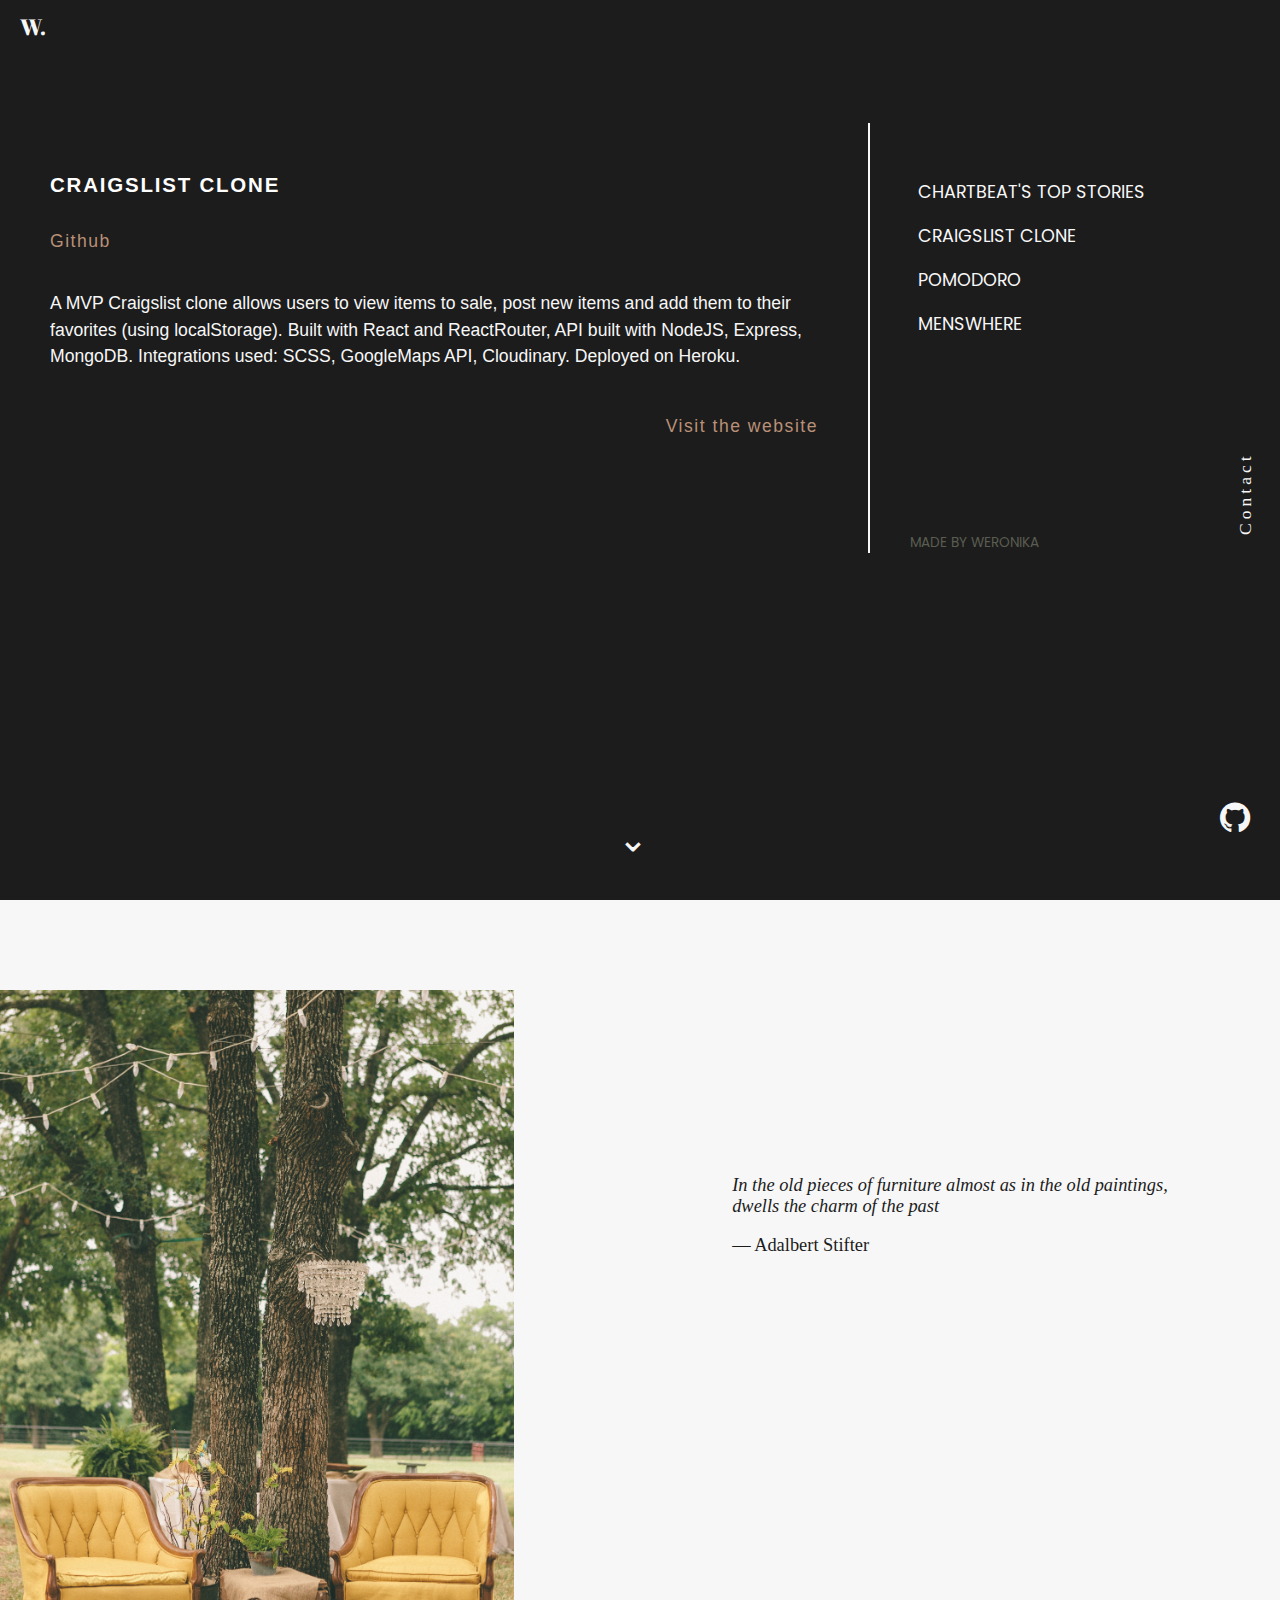
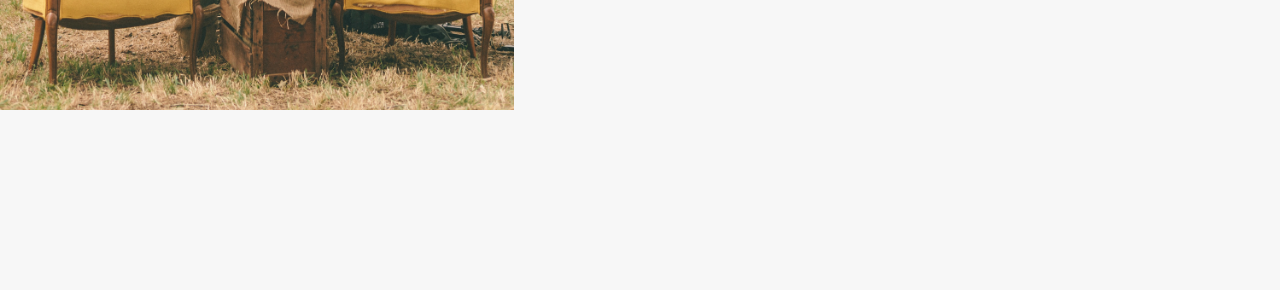
<file: craigslist.html>
<!DOCTYPE html>
<html>

<head>
  <meta charset="utf-8" />
  <title>Weronika Tomaszewska</title>
  <meta name="viewport" content="width=device-width, initial-scale=1, maximum-scale=1" />
  <link href="https://maxcdn.bootstrapcdn.com/font-awesome/4.7.0/css/font-awesome.min.css" rel="stylesheet" />
  <link rel="icon" href="./css/images/portf01.png" />
  <link rel="stylesheet" href="./css/style.css" />
  <script src="./css/jquery/jquery-3.2.1.min.js"></script>
  <script src="./main.js" type="text/javascript"></script>
  <link href="https://fonts.googleapis.com/css?family=Abril+Fatface|Poppins:300" rel="stylesheet" />
</head>

<body>
  <div class="container">
    <div class="logo"><a href="index.html">W.</a></div>

    <div class="content-wrapper">
      <div class="project-wrapper">
        <div class="project-title-wrapper">
          <h4 class="project-title">Craigslist Clone</h4>
          <a href="https://github.com/Vikariusu/Craigslist-clone">Github</a>
        </div>
        <p>
          A MVP Craigslist clone allows users to view items to sale, post new
          items and add them to their favorites (using localStorage). Built
          with React and ReactRouter, API built with NodeJS, Express, MongoDB.
          Integrations used: SCSS, GoogleMaps API, Cloudinary. Deployed on
          Heroku.
        </p>
        <br />
        <div style="display: flex; justify-content: flex-end;">
          <a href="https://craigslist-clone-mern.herokuapp.com/" target="_blank">
            Visit the website
          </a>
        </div>
      </div>

      <div class="menu">
        <ul>
          <li><a href="topstories.html" class="link-underline">Chartbeat's Top Stories</a></li>
          <li>
            <a href="craigslist.html" class="link-underline">
              Craigslist Clone
            </a>
          </li>
          <li><a href="pomodoro.html" class="link-underline">Pomodoro</a></li>
          <li>
            <a href="menswhere.html" class="link-underline">Menswhere</a>
          </li>
        </ul>
        <ul class="credit">
          <li>made by Weronika</li>
        </ul>
      </div>
    </div>

    <div class="contact-wrapper animated">
      <div class="contact">Contact</div>
      <div class="contact-data">
        <a href="mailto:veratomaszewska@gmail.com">
          veratomaszewska@gmail.com
        </a>
      </div>
    </div>

    <div class="portfolio">
      <a href="https://github.com/Vikariusu" target="_blank"><i class="fa fa-github fa-2x" aria-hidden="true"></i></a>
    </div>
  </div>

  <div class="arrow-down"><a href="#project-details">⌃</a></div>

  <div class="project-page" id="project-details">
    <div class="photo-left">
      <div class="photo-left-wrap">
        <img src="./css/images/furniture.jpg" class="photo-vertical" />
      </div>
      <div class="text-photo-left">
        <p>
          <em>In the old pieces of furniture almost as in the old paintings,
            dwells the charm of the past</em>
        </p>
        <p>&mdash; Adalbert Stifter</p>
      </div>
    </div>
  </div>
</body>

</html>
</file>
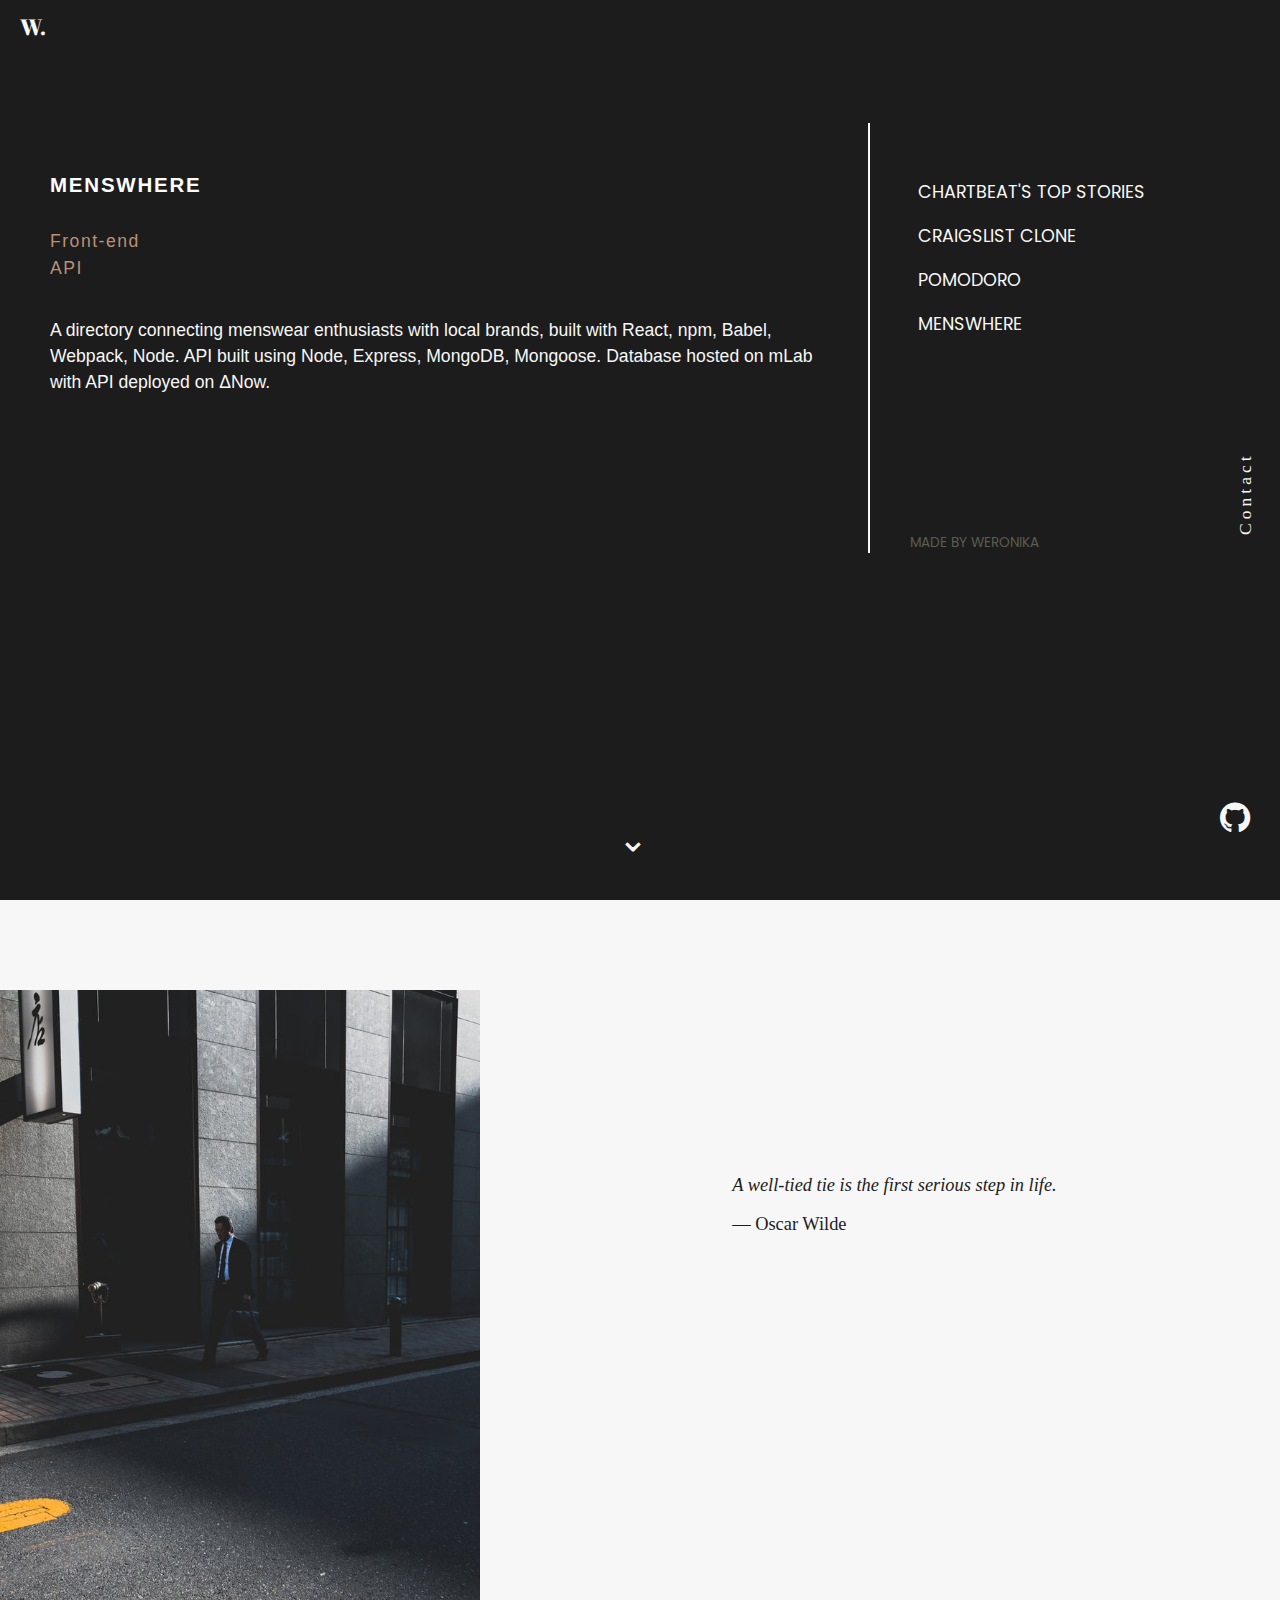
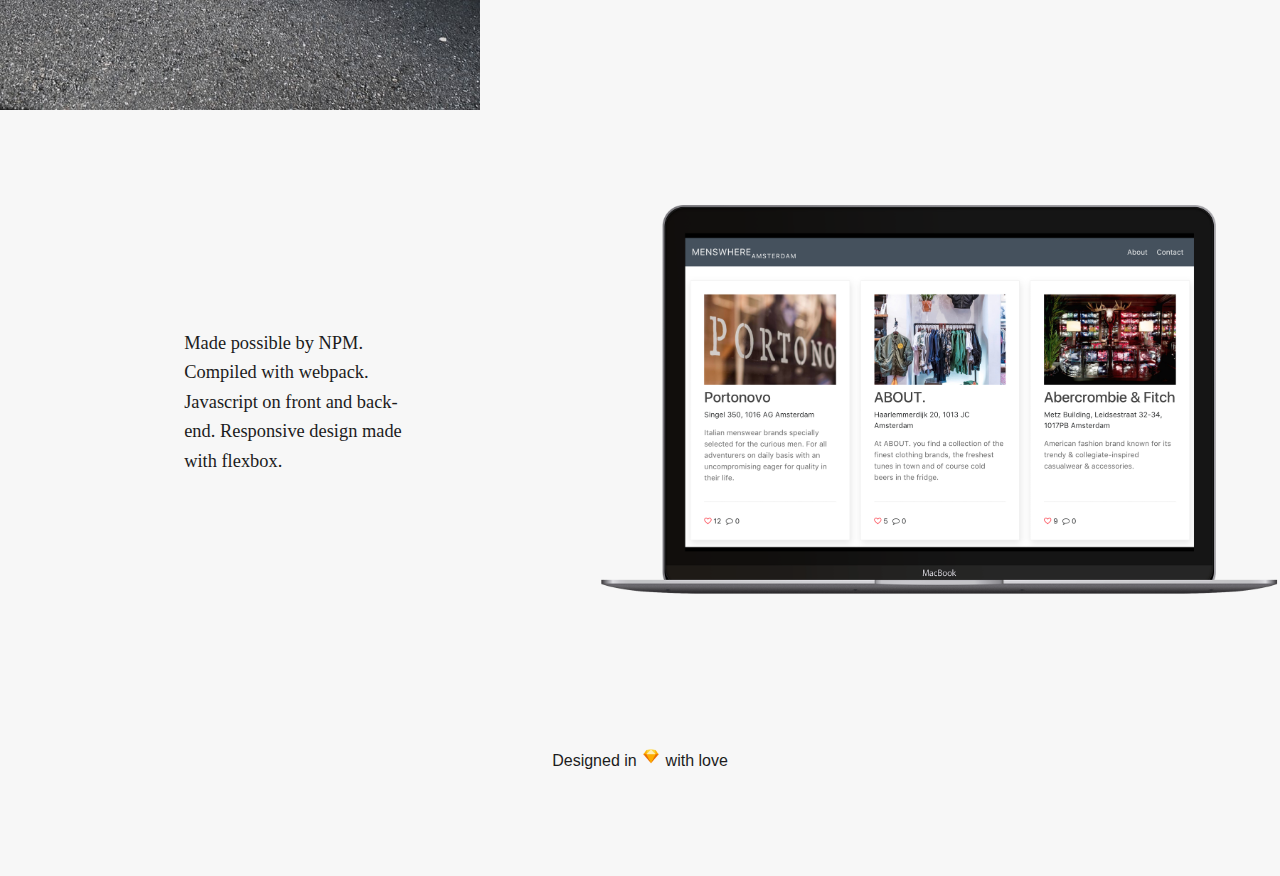
<file: menswhere.html>
<!DOCTYPE html>
<html>

<head>
  <meta charset="utf-8" />
  <title>Weronika Tomaszewska</title>
  <meta name="viewport" content="width=device-width, initial-scale=1, maximum-scale=1" />
  <link href="https://maxcdn.bootstrapcdn.com/font-awesome/4.7.0/css/font-awesome.min.css" rel="stylesheet" />
  <link rel="icon" href="./css/images/portf01.png" />
  <link rel="stylesheet" href="./css/style.css" />
  <script src="./css/jquery/jquery-3.2.1.min.js"></script>
  <script src="./main.js" type="text/javascript"></script>
  <link href="https://fonts.googleapis.com/css?family=Abril+Fatface|Poppins:300" rel="stylesheet" />
</head>

<body>
  <div class="container">
    <div class="logo"><a href="index.html">W.</a></div>

    <div class="content-wrapper">
      <div class="project-wrapper">
        <div class="project-title-wrapper">
          <h4 class="project-title">Menswhere</h4>
          <a href="https://github.com/Vikariusu/Menswhere">Front-end</a>
          <br />
          <a href="https://github.com/Vikariusu/Menswhere-API">API</a>
        </div>

        <p>
          A directory connecting menswear enthusiasts with local brands, built
          with React, npm, Babel, Webpack, Node. API built using Node,
          Express, MongoDB, Mongoose. Database hosted on mLab with API
          deployed on ΔNow.
        </p>
      </div>

      <div class="menu">
        <ul>
          <li><a href="topstories.html" class="link-underline">Chartbeat's Top Stories</a></li>
          <li>
            <a href="craigslist.html" class="link-underline">
              Craigslist Clone
            </a>
          </li>
          <li><a href="pomodoro.html" class="link-underline">Pomodoro</a></li>
          <li>
            <a href="menswhere.html" class="link-underline">Menswhere</a>
          </li>
        </ul>
        <ul class="credit">
          <li>made by Weronika</li>
        </ul>
      </div>
    </div>

    <div class="contact-wrapper animated">
      <div class="contact">Contact</div>
      <div class="contact-data">
        <a href="mailto:veratomaszewska@gmail.com">
          veratomaszewska@gmail.com
        </a>
      </div>
    </div>

    <div class="portfolio">
      <a href="https://github.com/Vikariusu" target="_blank"><i class="fa fa-github fa-2x" aria-hidden="true"></i></a>
    </div>
  </div>

  <div class="arrow-down"><a href="#project-details">⌃</a></div>

  <div class="project-page" id="project-details">
    <div class="photo-left">
      <div class="photo-left-wrap">
        <img src="./css/images/menswhere1.jpeg" class="photo-vertical" />
      </div>
      <div class="text-photo-left">
        <p><em>A well-tied tie is the first serious step in life.</em></p>
        <p>&mdash; Oscar Wilde</p>
      </div>
    </div>

    <div class="photo-right">
      <a href="https://menswhere.xyz/" target="_blank"><img src="./css/images/menswhere_cropped.png"
          class="menswhere-wide" /></a>
      <div class="text-photo-right">
        <p>
          Made possible by NPM. Compiled with webpack. Javascript on front and
          back-end. Responsive design made with flexbox.
        </p>
      </div>
    </div>

    <p class="sketch-center">
      Designed in
      <span><img src="./css/images/sketch-mac-icon.png" style="height: 20px" /></span>
      with love
    </p>
  </div>
</body>

</html>
</file>
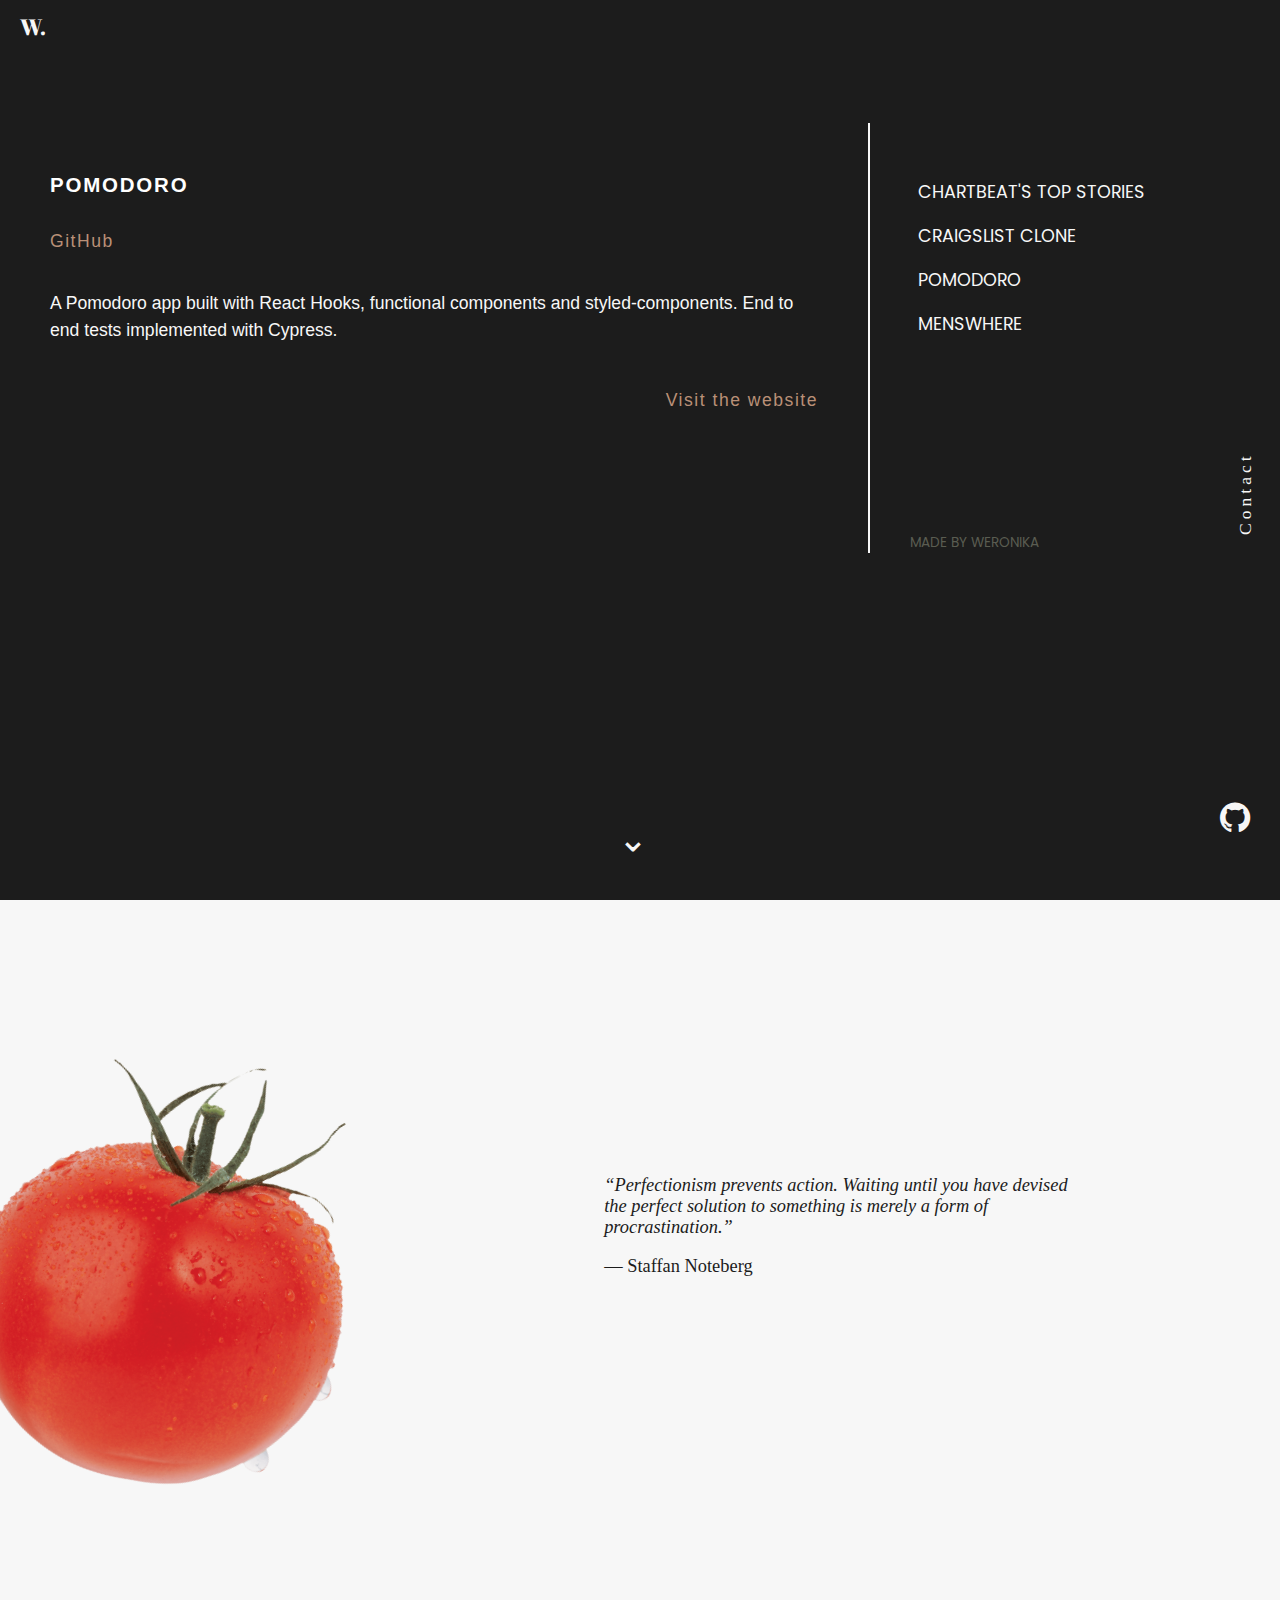
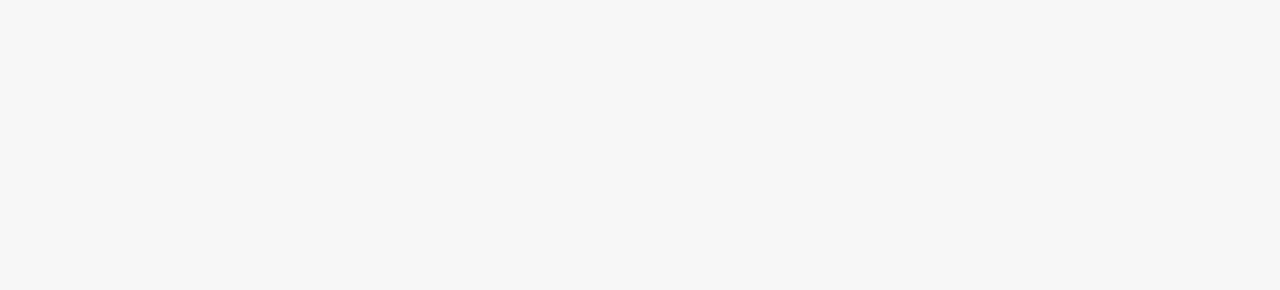
<file: pomodoro.html>
<!DOCTYPE html>
<html>

<head>
  <meta charset="utf-8" />
  <title>Weronika Tomaszewska</title>
  <meta name="viewport" content="width=device-width, initial-scale=1, maximum-scale=1" />
  <link href="https://maxcdn.bootstrapcdn.com/font-awesome/4.7.0/css/font-awesome.min.css" rel="stylesheet" />
  <link rel="icon" href="./css/images/portf01.png" />
  <link rel="stylesheet" href="./css/style.css" />
  <script src="./css/jquery/jquery-3.2.1.min.js"></script>
  <script src="./main.js" type="text/javascript"></script>
  <link href="https://fonts.googleapis.com/css?family=Abril+Fatface|Poppins:300" rel="stylesheet" />
</head>

<body>
  <div class="container">
    <div class="logo"><a href="index.html">W.</a></div>

    <div class="content-wrapper">
      <div class="project-wrapper">
        <div class="project-title-wrapper">
          <h4 class="project-title">Pomodoro</h4>
          <a href="https://github.com/Vikariusu/Pomodoro-App-React" target="_blank">GitHub</a>
        </div>

        <p>A Pomodoro app built with React Hooks, functional components and styled-components. End to end tests
          implemented with Cypress.</p>
        <br />
        <div style="display: flex; justify-content: flex-end;">
          <a href="https://pomodoro-tomaszewska.herokuapp.com/" target="_blank">Visit the website</a>
        </div>
      </div>

      <div class="menu">
        <ul>
          <li><a href="topstories.html" class="link-underline">Chartbeat's Top Stories</a></li>
          <li>
            <a href="craigslist.html" class="link-underline">
              Craigslist Clone
            </a>
          </li>
          <li><a href="pomodoro.html" class="link-underline">Pomodoro</a></li>
          <li>
            <a href="menswhere.html" class="link-underline">Menswhere</a>
          </li>
        </ul>
        <ul class="credit">
          <li>made by Weronika</li>
        </ul>
      </div>
    </div>

    <div class="contact-wrapper animated">
      <div class="contact">Contact</div>
      <div class="contact-data">
        <a href="mailto:veratomaszewska@gmail.com">
          veratomaszewska@gmail.com
        </a>
      </div>
    </div>

    <div class="portfolio">
      <a href="https://github.com/Vikariusu" target="_blank"><i class="fa fa-github fa-2x" aria-hidden="true"></i></a>
    </div>
  </div>

  <div class="arrow-down"><a href="#project-details">⌃</a></div>

  <div class="project-page" id="project-details">
    <div class="photo-left" id="pomodoro-responsive">
      <img id="transparent-bg" src="./css/images/tomato_resized.png" />
      <div class="text-photo-left">
        <p><em>
            “Perfectionism prevents action. Waiting until you have devised the
            perfect solution to something is merely a form of procrastination.”
          </em></p>
        <p>&mdash; Staffan Noteberg</p>
        </p>
      </div>
    </div>
  </div>
</body>

</html>
</file>
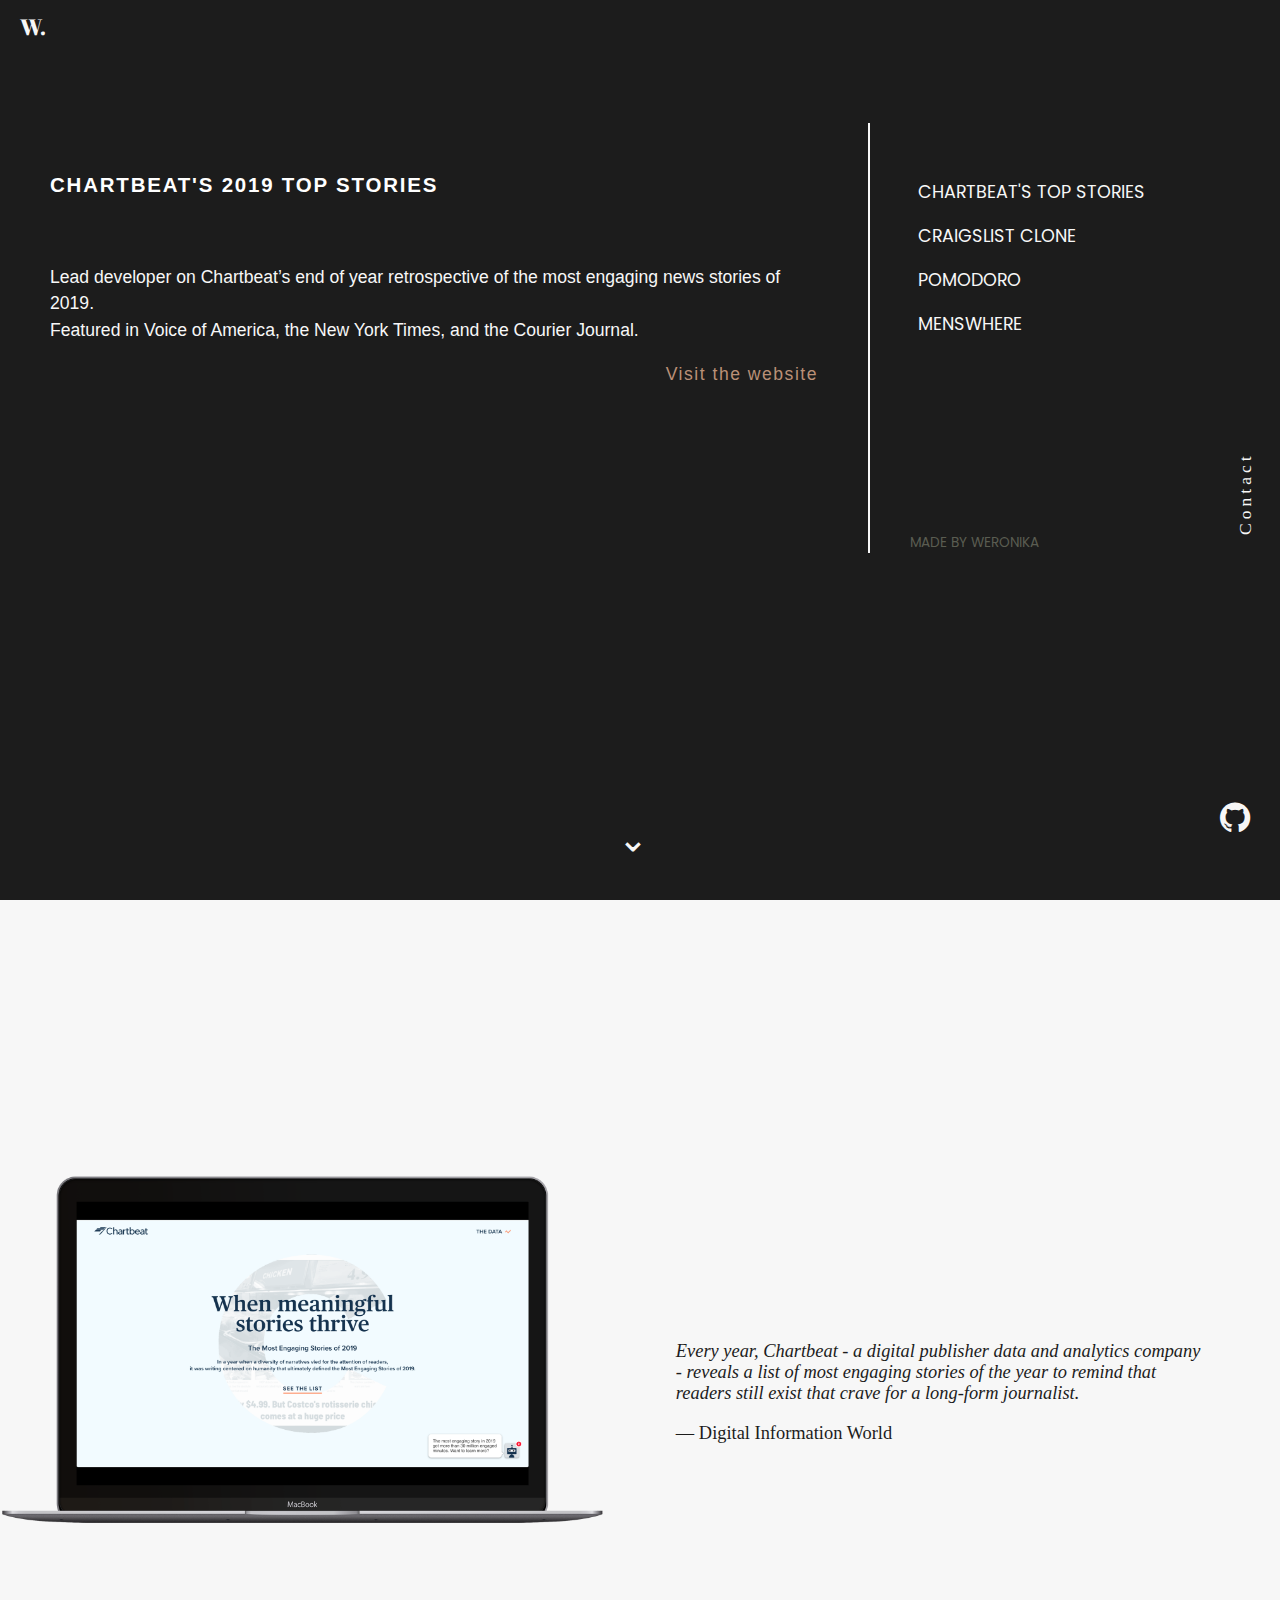
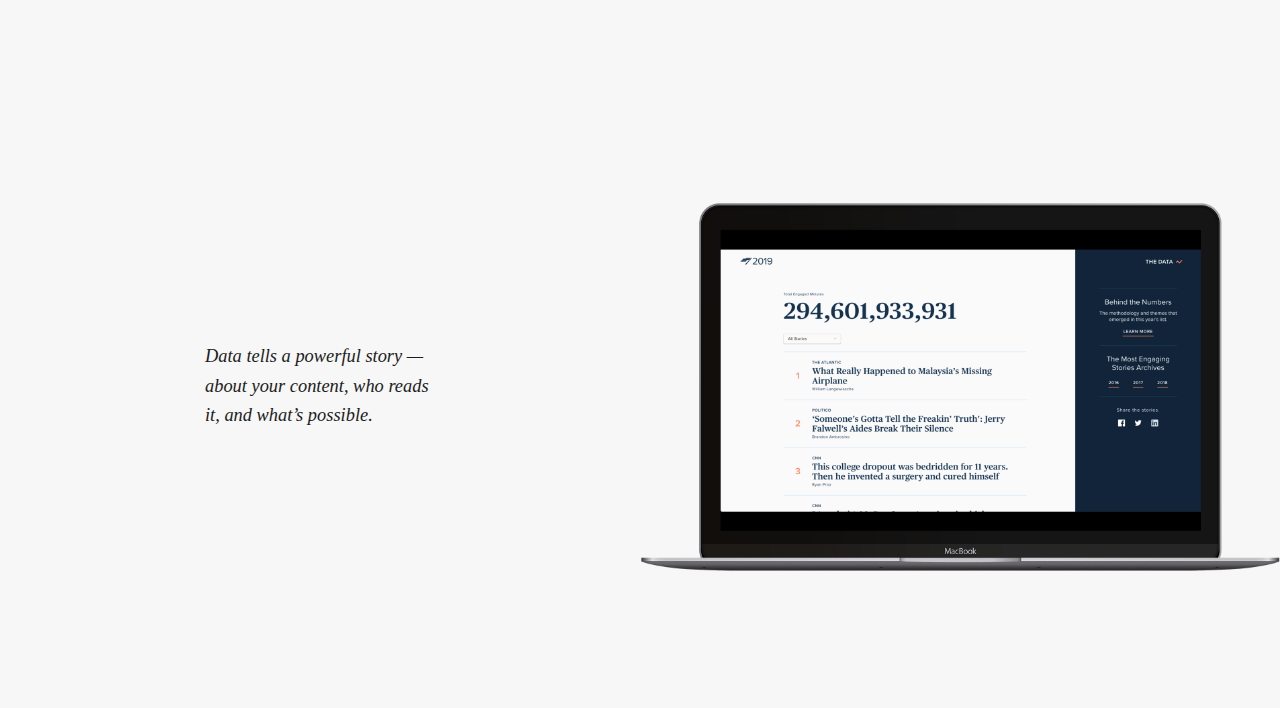
<file: topstories.html>
<!DOCTYPE html>
<html>

<head>
  <meta charset="utf-8" />
  <title>Weronika Tomaszewska</title>
  <meta name="viewport" content="width=device-width, initial-scale=1, maximum-scale=1" />
  <link href="https://maxcdn.bootstrapcdn.com/font-awesome/4.7.0/css/font-awesome.min.css" rel="stylesheet" />
  <link rel="icon" href="./css/images/portf01.png" />
  <link rel="stylesheet" href="./css/style.css" />
  <script src="./css/jquery/jquery-3.2.1.min.js"></script>
  <script src="./main.js" type="text/javascript"></script>
  <link href="https://fonts.googleapis.com/css?family=Abril+Fatface|Poppins:300" rel="stylesheet" />
</head>

<body>
  <div class="container">
    <div class="logo"><a href="index.html">W.</a></div>

    <div class="content-wrapper">
      <div class="project-wrapper">
        <div class="project-title-wrapper">
          <h4 class="project-title">Chartbeat's 2019 Top Stories</h4>
        </div>

        <p>
          Lead developer on Chartbeat’s end of year retrospective of the most engaging news stories of 2019. <br>
          Featured in Voice of America, the New York Times, and the Courier Journal.
        </p>
        <div style="display: flex; justify-content: flex-end;">
          <a href="https://2019.chartbeat.com/" target="_blank">Visit the website</a>
        </div>
      </div>

      <div class="menu">
        <ul>
          <li><a href="topstories.html" class="link-underline">Chartbeat's Top Stories</a></li>
          <li>
            <a href="craigslist.html" class="link-underline">
              Craigslist Clone
            </a>
          </li>
          <li><a href="pomodoro.html" class="link-underline">Pomodoro</a></li>
          <li>
            <a href="menswhere.html" class="link-underline">Menswhere</a>
          </li>
        </ul>
        <ul class="credit">
          <li>made by Weronika</li>
        </ul>
      </div>
    </div>

    <div class="contact-wrapper animated">
      <div class="contact">Contact</div>
      <div class="contact-data">
        <a href="mailto:veratomaszewska@gmail.com">
          veratomaszewska@gmail.com
        </a>
      </div>
    </div>

    <div class="portfolio">
      <a href="https://github.com/Vikariusu" target="_blank"><i class="fa fa-github fa-2x" aria-hidden="true"></i></a>
    </div>
  </div>

  <div class="arrow-down"><a href="#project-details">⌃</a></div>

  <div class="project-page" id="project-details">
    <div class="photo-left">
      <img src="./css/images/stories1.png" class="photo-horizontal" />
      <div class="text-photo-left-horizontal">
        <p>
          <em>Every year, Chartbeat - a digital publisher data and analytics company - reveals a list of most engaging
            stories of the year to remind that readers still exist that crave for a long-form journalist.</em>
          <p>&mdash; Digital Information World</p>
        </p>
      </div>
    </div>

    <div class="photo-right">
      <img src="./css/images/stories2.png" class="photo-horizontal" />
      <div class="text-photo-right">
        <p>
          <em>Data tells a powerful story — about your content, who reads it, and what’s possible.</em>
        </p>
      </div>
    </div>


  </div>
</body>

</html>
</file>
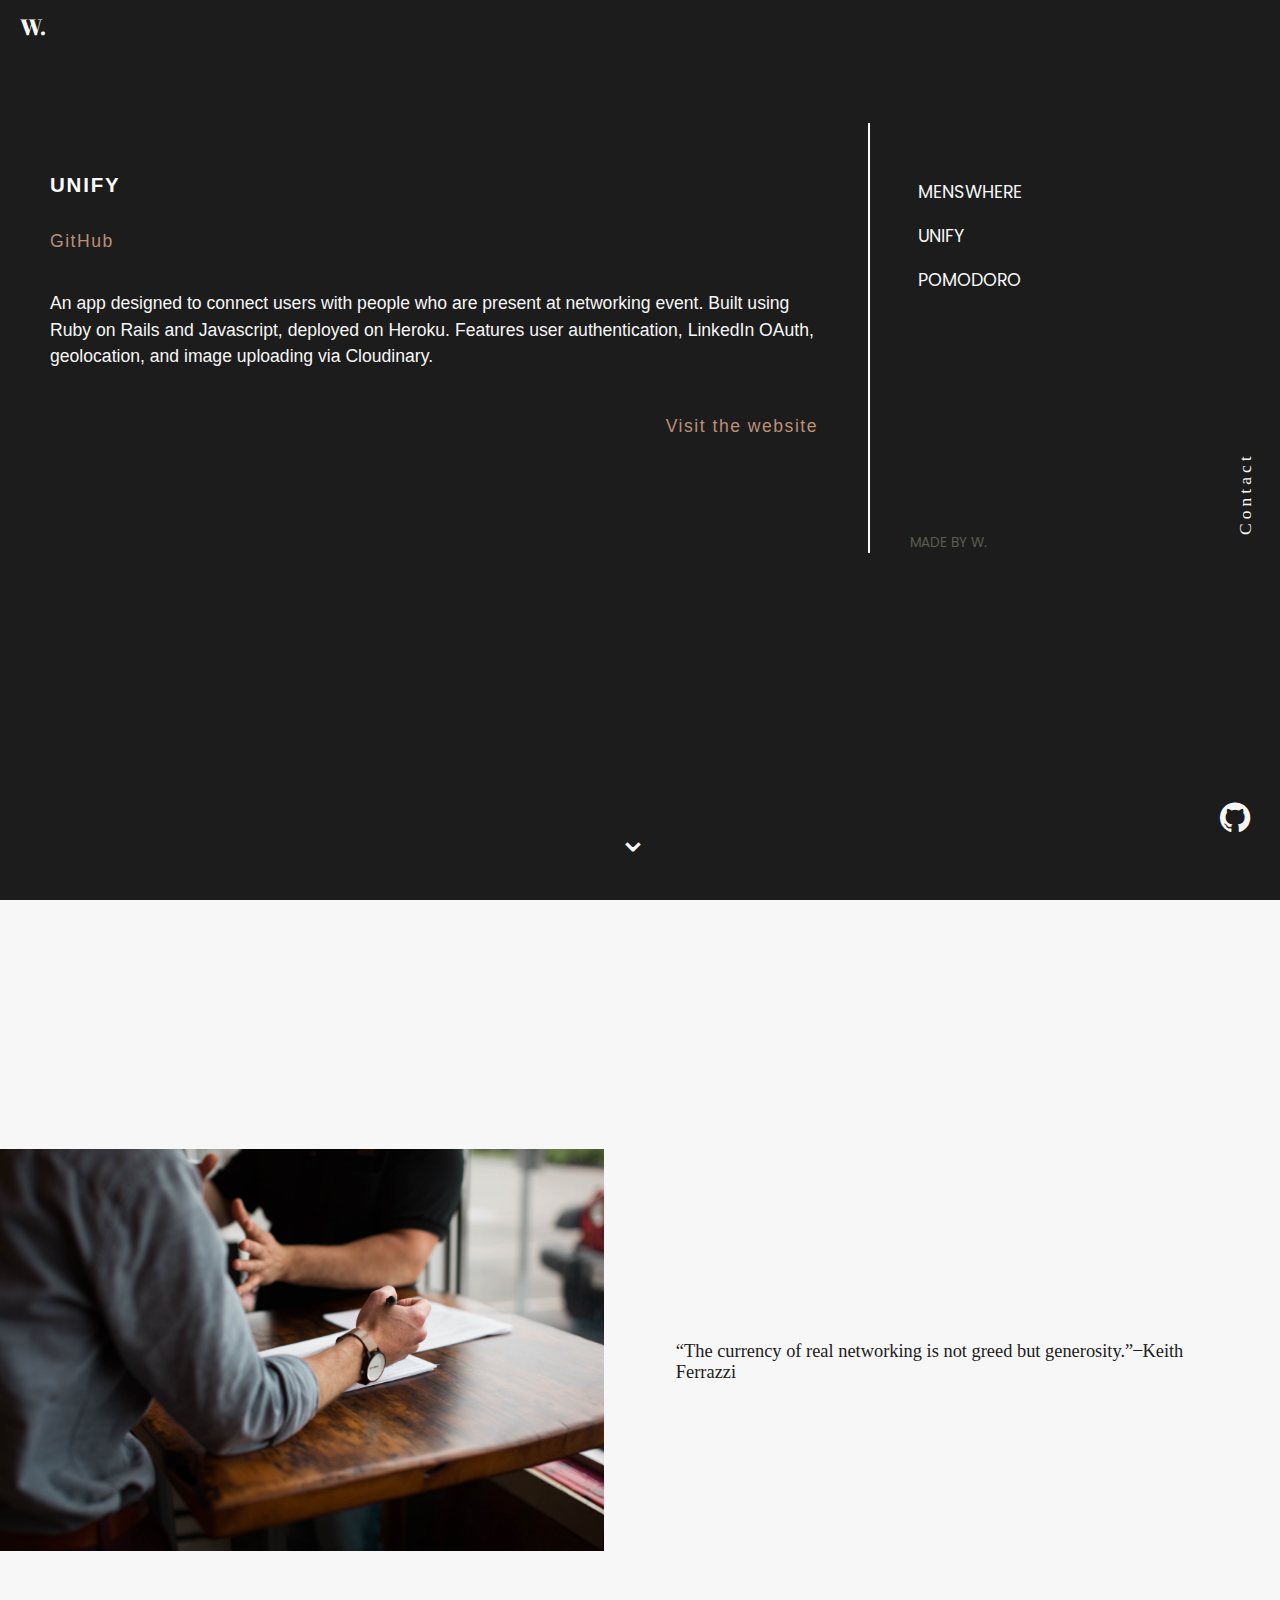
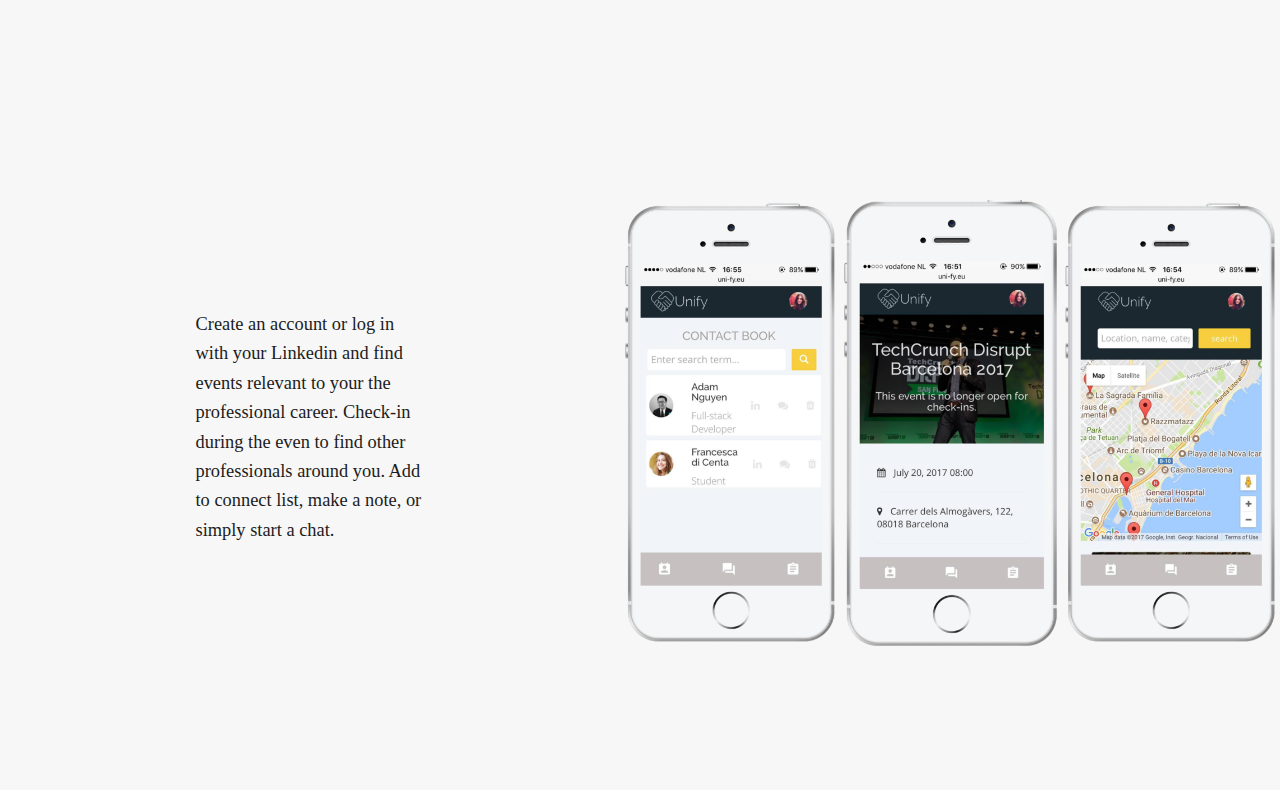
<file: unify.html>
<!DOCTYPE html>
<html>

<head>
  <meta charset="utf-8">
  <title>Weronika Tomaszewska</title>
  <meta name="viewport" content="width=device-width, initial-scale=1, maximum-scale=1" />
  <link href="https://maxcdn.bootstrapcdn.com/font-awesome/4.7.0/css/font-awesome.min.css" rel="stylesheet">
  <link rel="icon" href="./css/images/portf01.png">
  <link rel="stylesheet" href="./css/style.css">
  <script src="./css/jquery/jquery-3.2.1.min.js"></script>
  <script src="./main.js" type="text/javascript"></script>
  <link href="https://fonts.googleapis.com/css?family=Abril+Fatface|Poppins:300" rel="stylesheet">
</head>

<body>
  <div class="container">
    <div class="logo"><a href="index.html">W.</a></div>

    <div class="content-wrapper">
      <div class="project-wrapper">
        <div class="project-title-wrapper">
          <h4 class="project-title">Unify</h4>
          <a href="https://github.com/Vikariusu/rails-unify">GitHub</a>
        </div>

        <p>An app designed to connect users with people who are present at networking event. Built using Ruby on Rails and Javascript, deployed on Heroku. Features user authentication, LinkedIn OAuth, geolocation, and image uploading via Cloudinary.</p>
        <br>
        <div style="display: flex; justify-content: flex-end;"><a href="http://www.uni-fy.eu/" target="_blank">Visit the website</a></div>
      </div>

      <div class="menu">
        <ul>
          <li><a href="menswhere.html" class="link-underline">Menswhere</a></li>
          <li><a href="unify.html" class="link-underline">Unify</a></li>
          <li><a href="pomodoro.html" class="link-underline">Pomodoro</a></li>
        </ul>
        <ul class="credit">
          <li>made by W.</li>
        </ul>
      </div>
    </div>

    <div class="contact-wrapper animated">
      <div class="contact">Contact</div>
      <div class="contact-data">
        veratomaszewska@gmail.com
      </div>
    </div>

    <div class="portfolio">
      <a href="https://github.com/Vikariusu" target="_blank"><i class="fa fa-github fa-2x" aria-hidden="true"></i></a>
    </div>
  </div>

  <div class="arrow-down"><a href="#project-details">⌃</a></div>

  <div class="project-page" id="project-details">
    <div class="photo-left">
      <img src="./css/images/unify01.jpeg" class="photo-horizontal" />
      <div class="text-photo-left-horizontal">
        <p>“The currency of real networking is not greed but generosity.” ̶ Keith Ferrazzi</p>
      </div>
    </div>

    <div class="photo-right" id="mockups-wrapper">
      <a href="http://www.uni-fy.eu/" target="_blank"><img src="./css/images/uni02cropped.png" style="max-height: 450px;" /></a>
      <a href="http://www.uni-fy.eu/" target="_blank"><img src="./css/images/uni01cropped.png" style="max-height: 450px;" /></a>
      <a href="http://www.uni-fy.eu/" target="_blank"><img src="./css/images/uni03cropped.png" style="max-height: 450px;" /></a>
      <div class="text-photo-right">
        <p>Create an account or log in with your Linkedin and find events relevant to your the professional career. Check-in during the even to find other professionals around you. Add to connect list, make a note, or simply start a chat. </p>
      </div>
    </div>
  </div>
</body>

</html>
</file>
<file: css/style.css>
@import url("projectpage.css");

body {
  background-color: #1c1c1c;
  margin: 0;
  padding: 0;
  color: #f7f7f7;
  /*overflow-x: hidden;*/
}

a {
  text-decoration: none;
  color: #f7f7f7;
}

.container {
  height: 100vh;
  position: relative;
  overflow-x: hidden;
  overflow-y: hidden;
  font-size: 1.1rem;
}

.content-wrapper {
  display: flex;
  height: 83vh;
  margin-top: 70px;
}

.logo {
  color: #f7f7f7;
  font-family: 'Abril Fatface', Cursive;
  font-size: 22px;
  padding: 12px 20px;
}

.menu {
  height: 400px;
  color: #f7f7f7;
  border-left: 2px solid #f7f7f7;
  padding-top: 30px;

  /* added for author */
  display: flex;
  flex-direction: column;
  justify-content: space-between;
}

.credit {
  color: #5a5c51;
  font-size: 0.85rem;
  margin: -8px;
}

ul {
  list-style: none;
}

.menu li {
  padding: 8px;
  text-transform: uppercase;
  font-family: 'Poppins';
}

li a {
  text-decoration: none;
  color: #f7f7f7;
}

.link-underline {
  display: inline-block;
}

.link-underline:hover::after {
  width: 100%;
  transition: width .3s;
}

.link-underline::after {
  content: '';
  display: block;
  width: 0;
  height: 2px;
  background: #ba9077;
  transition: width .3s;
}

a:hover {
  position: relative;
}

.portfolio {
  text-align:center;
  position: absolute;
  right: -5px;
  bottom: 0;
  height: 100px;
  width: 100px;
  font-family: 'Roboto Condensed', Sans-Serif;
}

.portfolio a {
  color: #f7f7f7;
}

/* contact animation */
.animated {
  transition: transform 520ms ease-out;
}

.contact-wrapper {
  display: flex;
  align-items: center;
  position: absolute;
  background-color: #1c1c1c;
  right: 0;
  top: 50%;
  right: -32.5vh;
  transition: transform 500ms cubic-bezier(0.25, 0.46, 0.45, 0.94) ease-out;
}

.contact-wrapper:hover {
  transform: translateX(-32.5vh);
}

.contact {
  color: #f7f7f7;
  transform: rotate(-90deg);
  padding-top: 10px;
  width: 80px;
  height: 80px;
  letter-spacing: 4px;
  line-height: 80px;
}

.contact-data {
  line-height: 80px;
  width: 32.5vh;
  height: 80px;
  border-top: 1px solid white;
  border-bottom: 1px solid white;
  text-align: center;
  font-family: sans-serif;
}

@media only screen and (max-width: 1024px) and (min-width: 768px) and (orientation: portrait), only screen and (-webkit-min-device-pixel-ratio: 1.5) and (max-device-width: 1280px) and (min-device-width: 800px) and (orientation: portrait), only screen and (max-width: 767px) {
  .container {
    font-size: 1rem;
  }

  .project-page {
    font-size: 1.1rem;
  }

  .content-wrapper {
    margin-top: 2vh;
  }

  .project-wrapper {
    margin-top: 0;
  }

  .menu li {
    margin-left: -2vw;
    margin-right: 1vw;
  }
}

@media (max-width: 600px) {
  .project-page {
    font-size: 1.2em;
  }
}

@media (max-width: 320px) {
  .project-wrapper{
    margin: 0 5px;
  }
  .menu {
    height: auto;
  }
  .menu li {
    padding: 0 2px;
  }
}
</file>
